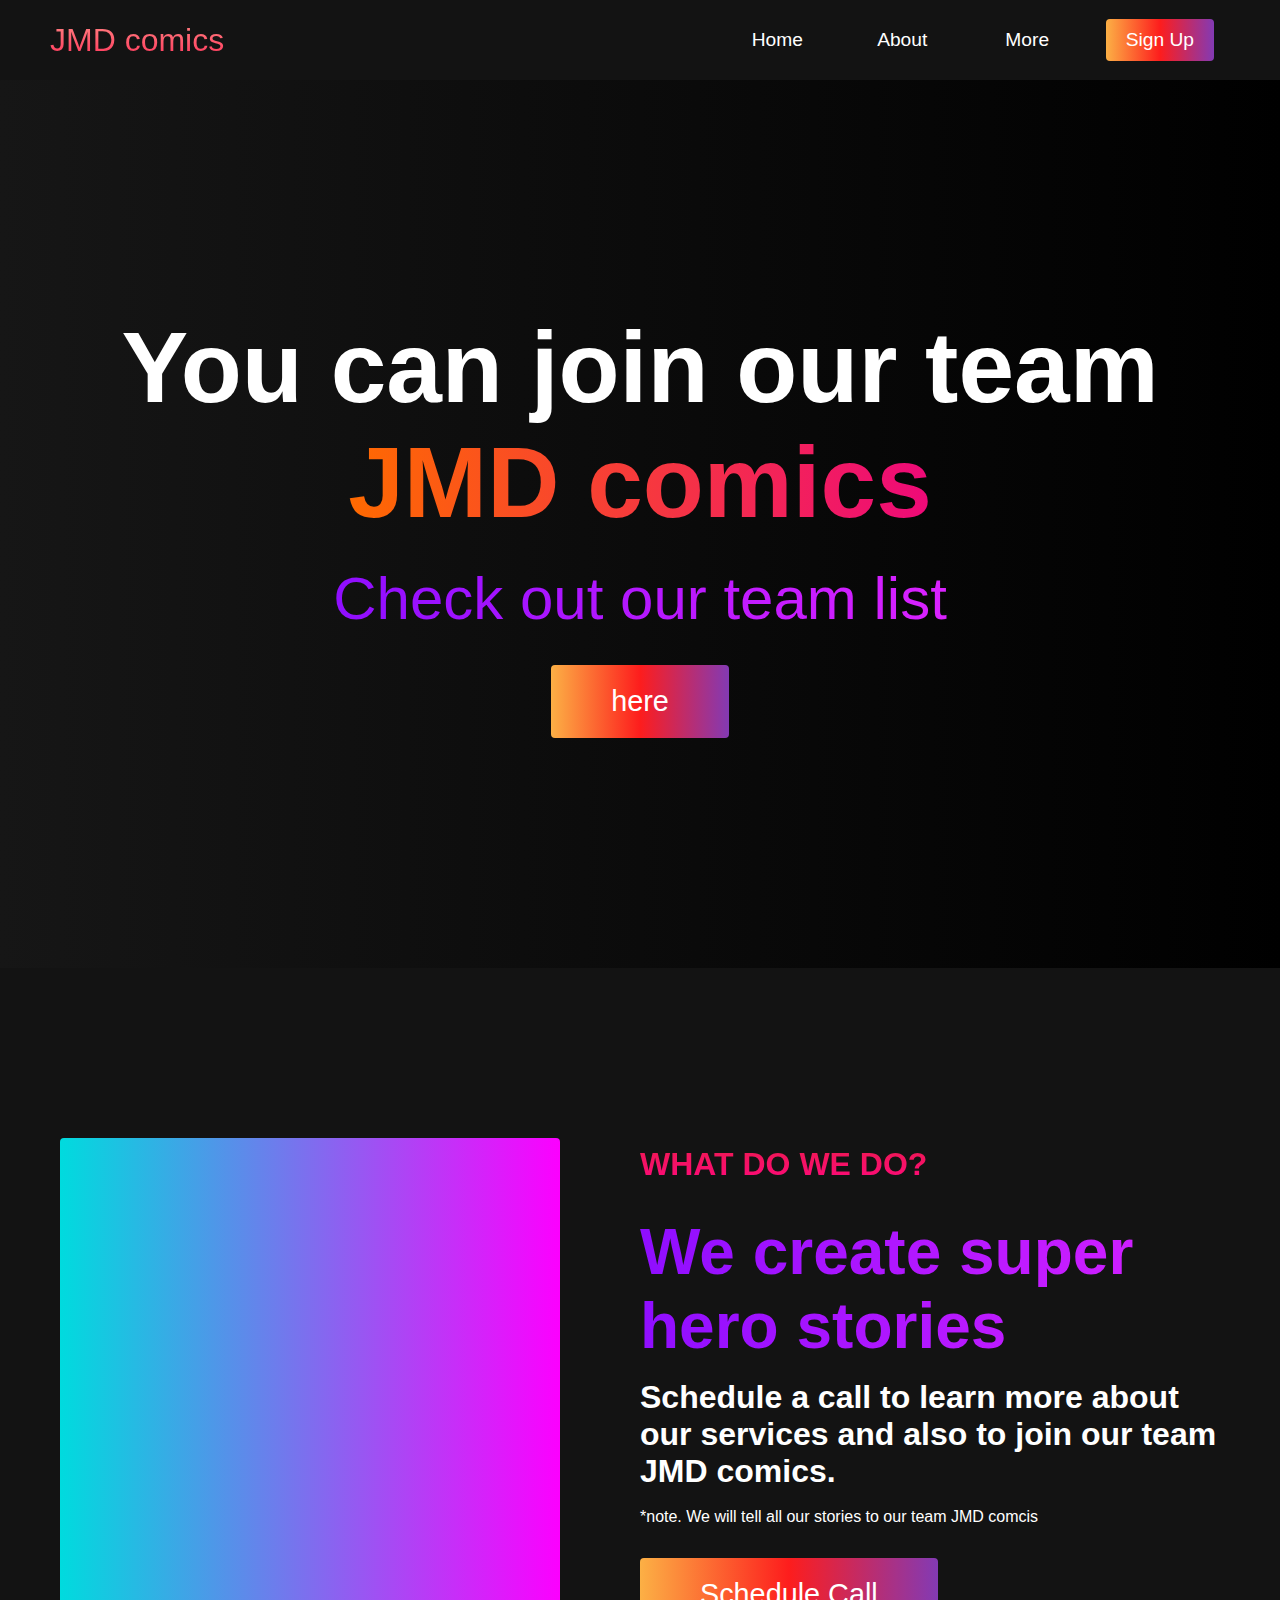
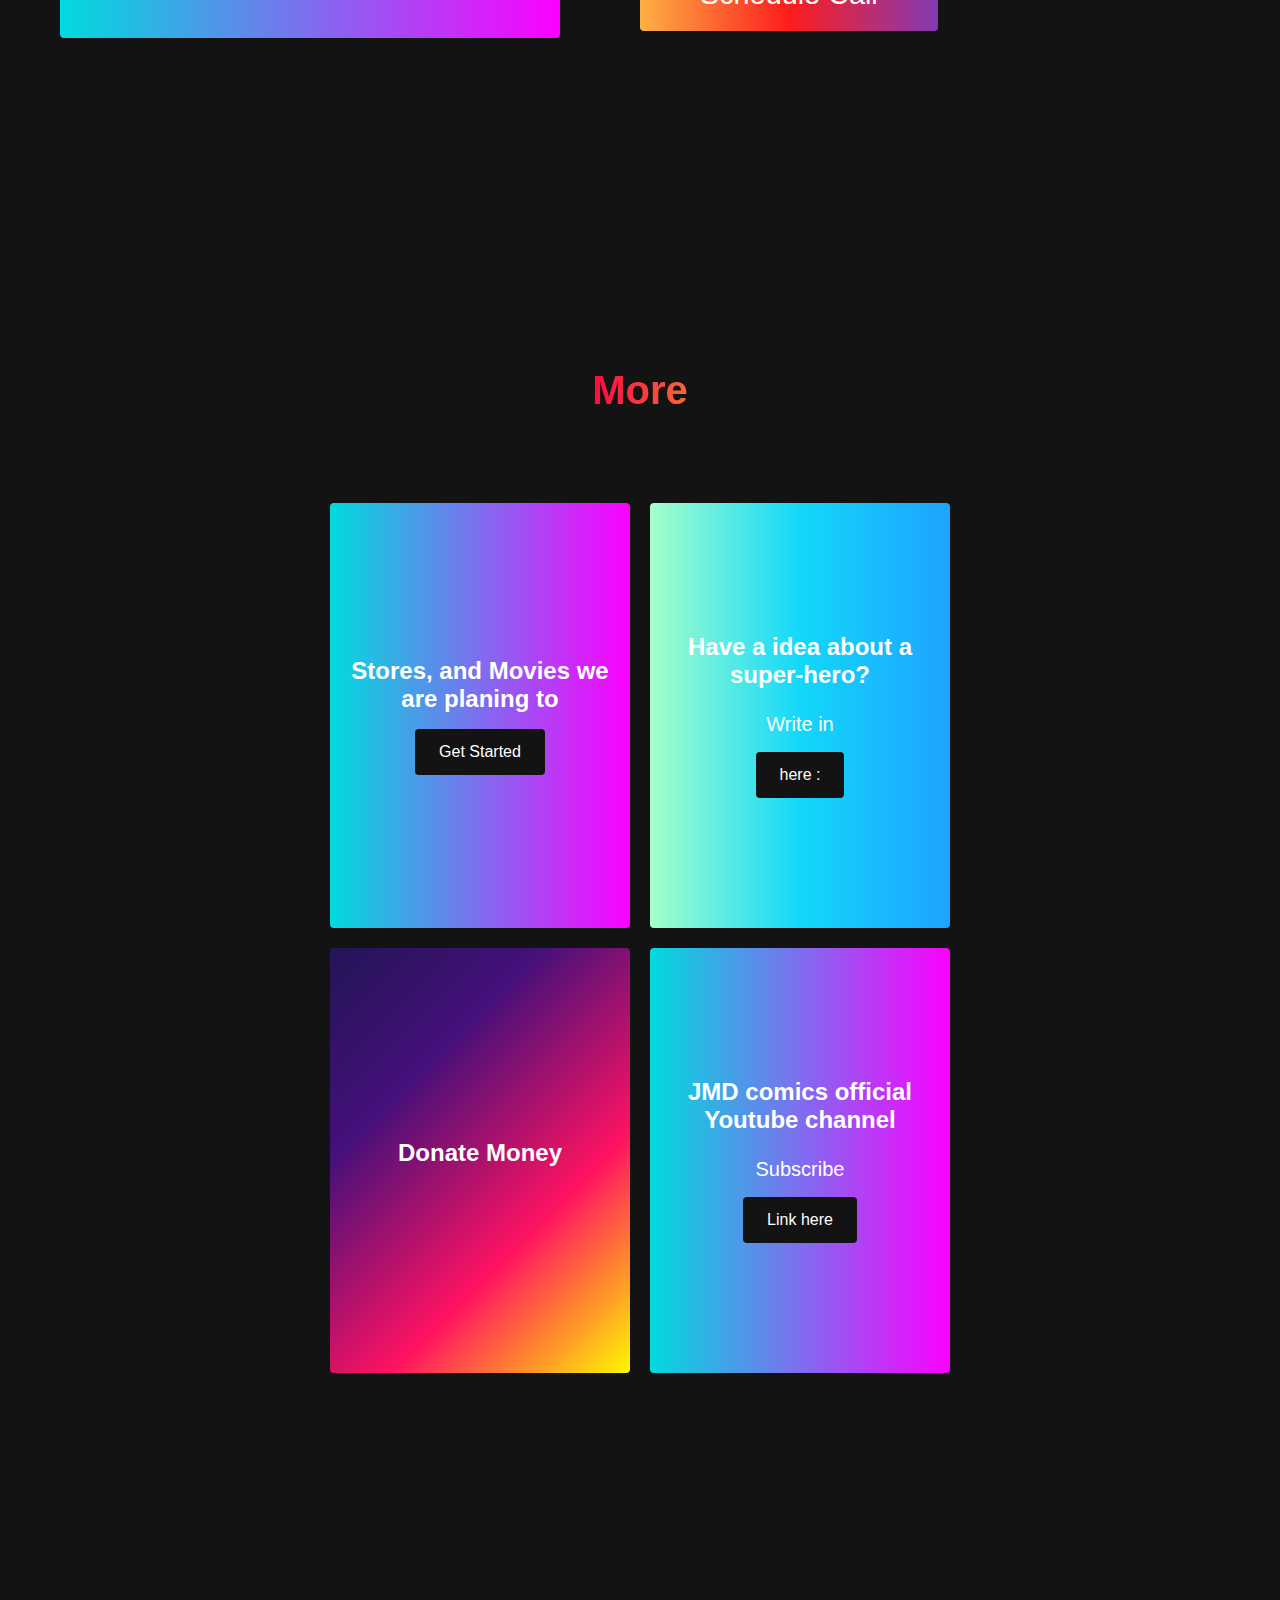
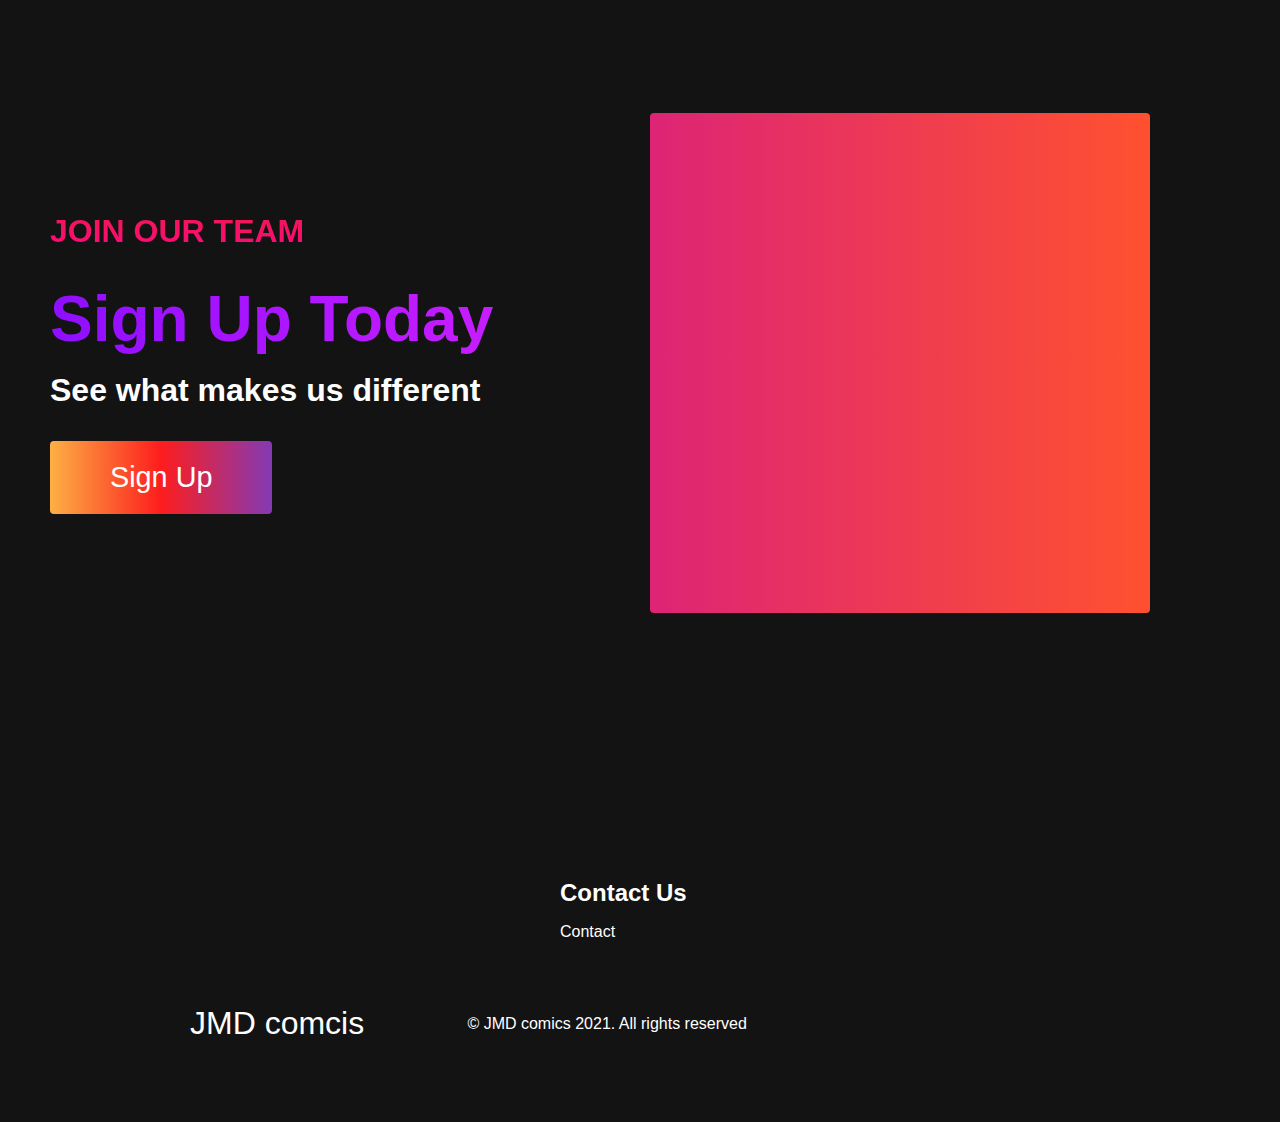
<file: MD comics/index.html>
<!DOCTYPE html>
<html lang="en">
  <head>
    <meta charset="UTF-8" />
    <meta name="viewport" content="width=device-width, initial-scale=1.0" />
    <title>JMD comics</title>
    <link rel="stylesheet" href="styles.css" />
    <link
      rel="stylesheet"
      href="https://use.fontawesome.com/releases/v5.14.0/css/all.css"
      integrity="sha384-HzLeBuhoNPvSl5KYnjx0BT+WB0QEEqLprO+NBkkk5gbc67FTaL7XIGa2w1L0Xbgc"
      crossorigin="anonymous"
    />
  </head>
  <body>
    <!-- Navbar Section -->
    <nav class="navbar">
      <div class="navbar__container">
        <a href="#home" id="navbar__logo">JMD comics</a>
        <div class="navbar__toggle" id="mobile-menu">
          <span class="bar"></span> <span class="bar"></span>
          <span class="bar"></span>
        </div>
        <ul class="navbar__menu">
          <li class="navbar__item">
            <a href="#home" class="navbar__links" id="home-page">Home</a>
          </li>
          <li class="navbar__item">
            <a href="#about" class="navbar__links" id="about-page">About</a>
          </li>
          <li class="navbar__item">
            <a href="#services" class="navbar__links" id="services-page"
              >More</a
            >
          </li>
          <li class="navbar__btn">
            <a href="#sign-up" class="button" id="signup">Sign Up</a>
          </li>
        </ul>
      </div>
    </nav>

    <!-- Hero Section -->
    <div class="hero" id="home">
      <div class="hero__container">
        <h1 class="hero__heading">You can join our team <span>JMD comics</span></h1>
        <p class="hero__description">Check out our team list</p>
        <button class="main__btn"><a href="list1.html">here</a></button>
      </div>
    </div>

    <!-- About Section -->
    <div class="main" id="about">
      <div class="main__container">
        <div class="main__img--container">
          <div class="main__img--card"><i class="fas fa-layer-group"></i></div>
        </div>
        <div class="main__content">
          <h1>What do we do?</h1>
          <h2>We create super hero stories</h2>
          <p>Schedule a call to learn more about our services and also to join our team JMD comics.  </p>
           <br> *note. We will tell all our stories to our team JMD comcis
          <button class="main__btn"><a href="Schedule/CallSchedule.html">Schedule Call</a></button>
        </div>
      </div>
    </div>

    <!-- Services Section -->
    <div class="services" id="services">
      <h1>More</h1>
      <div class="services__wrapper">
        <div class="services__card">
          <h2>Stores, and Movies we are planing to</h2>
          <div class="services__btn"><a href="movieslist.html"><button> Get Started</button></a></div>
        </div>
        <div class="services__card">
          <h2>Have a idea about a super-hero?</h2>
          <p>Write in </p>
          <div class="services__btn"><a href="index1.html"><button>here :</button></a></div>
        </div>
        <div class="services__card">
          <h2>Donate Money</h2>
          <div class="services__btn"><form><script src="https://checkout.razorpay.com/v1/payment-button.js" data-payment_button_id="pl_IHo1wSof3Y1wJB" async> </script> </form></div>
        </div>
        <div class="services__card">
          <h2>JMD comics official Youtube channel</h2>
          <p>Subscribe</p>
          <div class="services__btn"><a href="https://www.youtube.com/channel/UC9Oqo-scGWzJEYePQoH3SpA"><button>Link here</button></a></div>
        </div>
      </div>
    </div>

    <!-- Features Section -->
    <div class="main" id="sign-up">
      <div class="main__container">
        <div class="main__content">
          <h1>Join Our Team</h1>
          <h2>Sign Up Today</h2>
          <p>See what makes us different</p>
          <button class="main__btn"><a href="index2.html">Sign Up</a></button>
        </div>
        <div class="main__img--container">
          <div class="main__img--card" id="card-2">
            <i class="fas fa-users"></i>
          </div>
        </div>
      </div>
    </div>

    <!-- Footer Section -->
    <div class="footer__container">
      <div class="footer__links">
        <div class="footer__link--wrapper">
          <div class="footer__link--items">
            <h2>Contact Us</h2>
            <a href="u-n.html">Contact</a>
            
          </div>
        </div>
      </div>
      <section class="social__media">
        <div class="social__media--wrap">
          <div class="footer__logo">
            <a href="#" id="footer__logo">JMD comcis</a>
          </div>
          <p class="website__rights">© JMD comics 2021. All rights reserved</p>
          <div class="social__icons">
            <a href="https://www.facebook.com/profile.php?id=100074126328949" class="social__icon--link" target="_blank"
              ><i class="fab fa-facebook"></i
            ></a>
            <a href="https://www.instagram.com/mdcomicsmohandatta/" class="social__icon--link"
              ><i class="fab fa-instagram"></i
            ></a>
            <a href="https://www.youtube.com/channel/UC9Oqo-scGWzJEYePQoH3SpA" class="social__icon--link"
              ><i class="fab fa-youtube"></i
            ></a>
            <a href="https://twitter.com/Mohandatta_" class="social__icon--link"
              ><i class="fab fa-twitter"></i
            ></a>
          </div>
        </div>
      </section>
    </div>

    <script src="app.js"></script>
  </body>
</html>
</file>
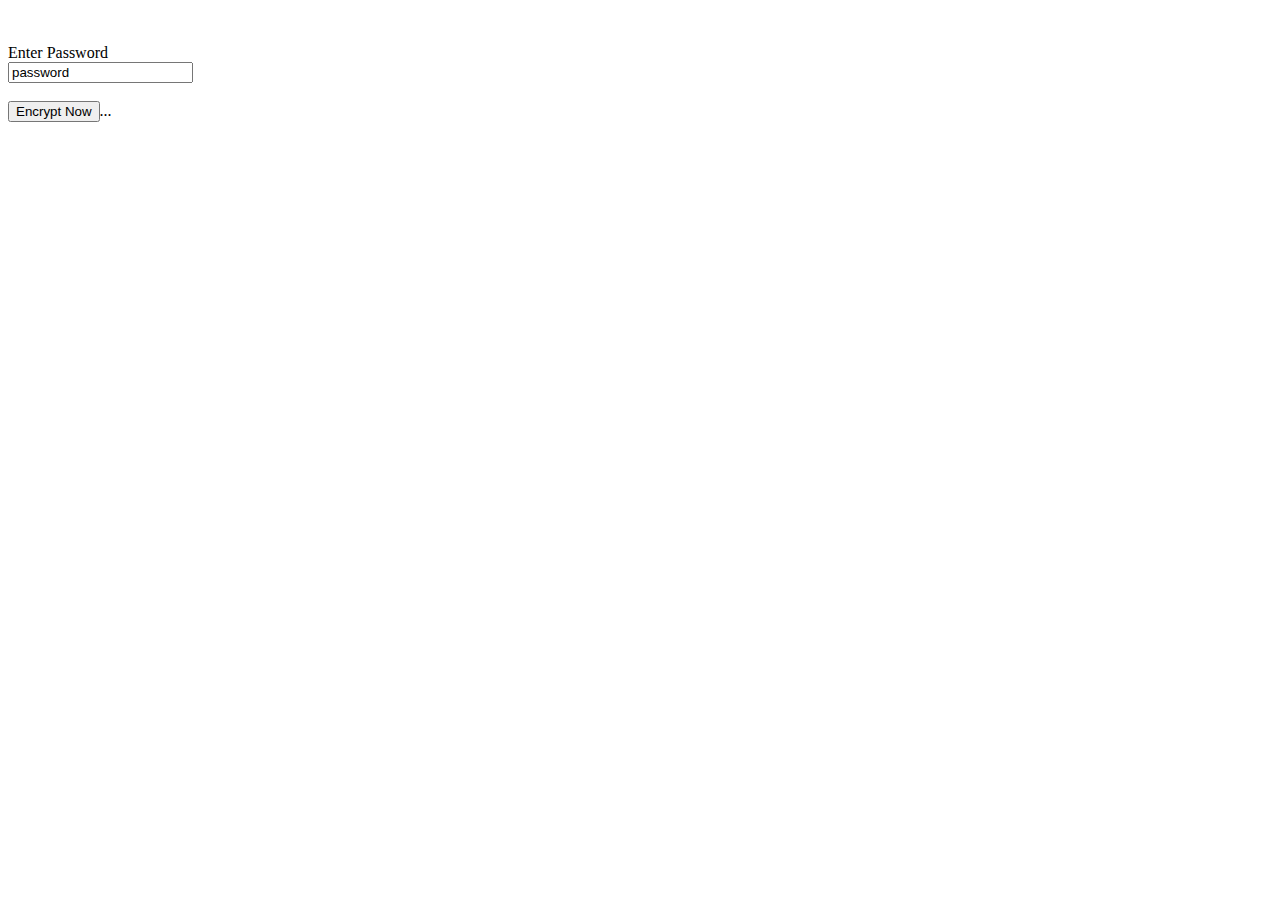
<file: MD comics/code.html>
<html>
    <HEAD>
        <SCRIPT language="JavaScript">
        hide
        
        var password;
        var pass1="techgeekshan";
        
        password=alert("Please enter your password to view this page!',' ");
        
        if (password==pass1)
          alert('Password Correct! Click OK to enter!');
        else
           {
            window.location="http://youtube.com/techgeekshan";
            }
        </SCRIPT>
        </HEAD>
    <body>
<br><br>Enter Password<br>
<input name=password value='password' size=20>
<br><br><input type=submit name=submit value='Encrypt Now'>...
    </body>
</html>
</file>
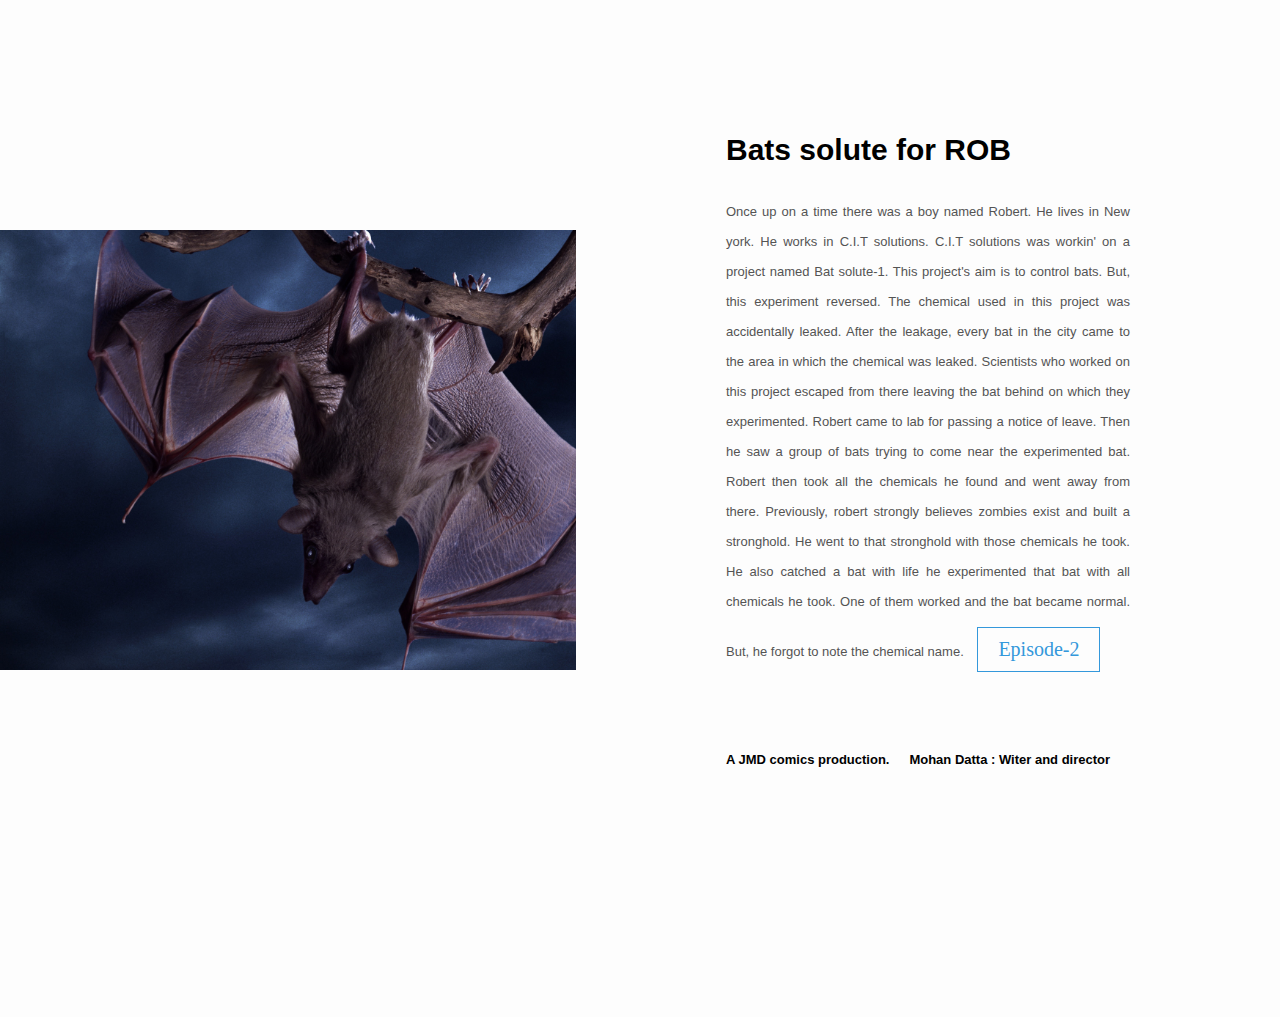
<file: MD comics/inde1.html>
<html lang="en">
<head>
    
    <meta charset="UTF-8">
    <meta name="viewport" content="width=device-width, initial-scale=1.0">
    <title></title>
    <link rel="stylesheet" href="style12.css">
</head>
<body>
    <div class="about-section">
        <div class="inner-container">
            <h1> Bats solute for ROB </h1>
            <p class="text">
                Once up on a time there was a boy named Robert. He lives in New york. He works in C.I.T solutions. C.I.T solutions was workin' on a project named Bat solute-1. This project's aim is to control bats. But, this experiment reversed. The chemical used in this project was accidentally leaked. After the leakage, every bat in the city came to the area in which the chemical was leaked. Scientists who worked on this project escaped from there leaving the bat behind on which they experimented. Robert came to lab for passing a notice of leave. Then he saw a group of bats trying to come near the experimented bat. Robert then took all the chemicals he found and went away from there. Previously, robert strongly believes zombies exist and built a stronghold. He went to that stronghold with those chemicals he took. He also catched a bat with life he experimented that bat with all chemicals he took. One of them worked and the bat became normal. But, he forgot to note the chemical name. <a href="inde2.html"><button class="btn btn1">Episode-2</button> </a> <br><br>
            </p>
            <div class="skills">
                <span>A JMD comics production.</span>
                <span>Mohan Datta : Witer and director</span>
                <span></span>
            </div>
        </div>
    </div>
</body>
</html>
</file>
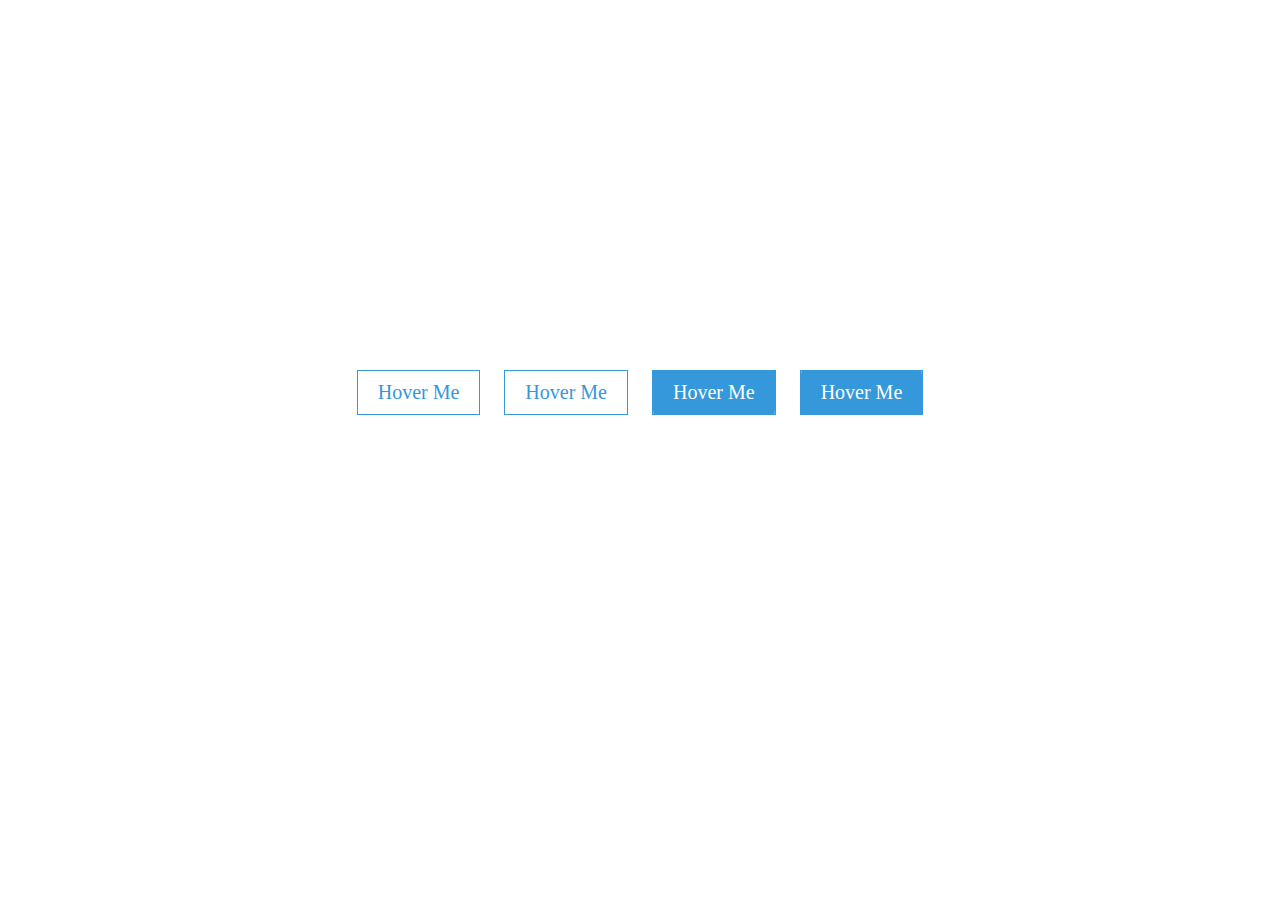
<file: MD comics/inde123.html>
<!DOCTYPE html>
<html lang="en" dir="ltr">
  <head>
    <meta charset="utf-8">
    <title></title>
    <link rel="stylesheet" href="stylee3.css">
  </head>
  <body>
<div class="container">
  <button class="btn btn1">Hover Me</button>
  <button class="btn btn2">Hover Me</button>
  <button class="btn btn3">Hover Me</button>
  <button class="btn btn4">Hover Me</button>
</div>
  </body>
</html>
</file>
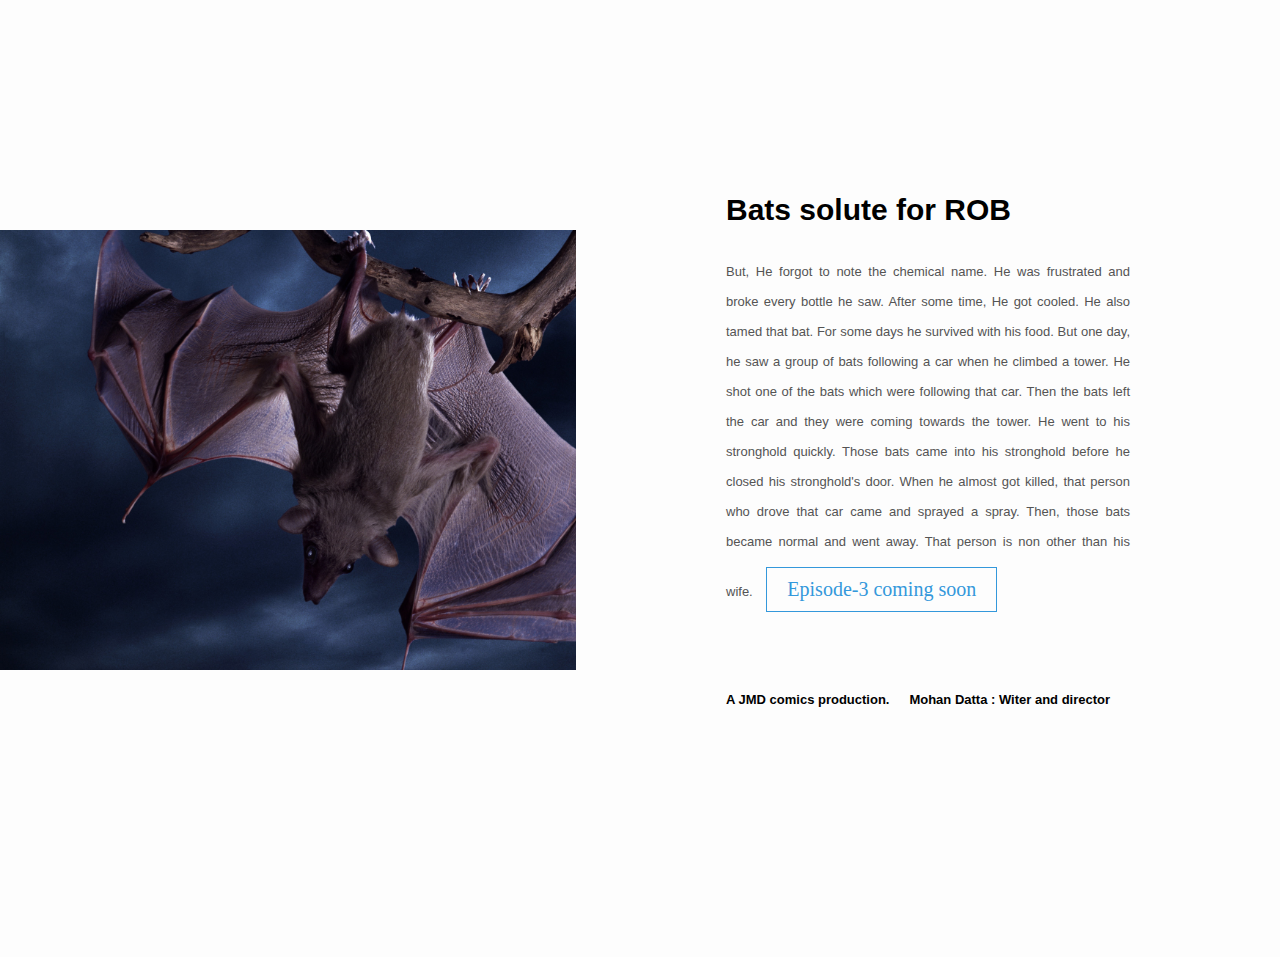
<file: MD comics/inde2.html>
<html lang="en">
<head>
    
    <meta charset="UTF-8">
    <meta name="viewport" content="width=device-width, initial-scale=1.0">
    <title></title>
    <link rel="stylesheet" href="style12.css">
</head>
<body>
    <div class="about-section">
        <div class="inner-container">
            <h1> Bats solute for ROB </h1>
            <p class="text">
                But, He forgot to note the chemical name. He was frustrated and broke every bottle he saw. After some time, He got cooled. He also tamed that bat. For some days he survived with his food. But one day, he saw a group of bats following a car when he climbed a tower. He shot one of the bats which were following that car. Then the bats left the car and they were coming towards the tower. He went to his stronghold quickly. Those bats came into his stronghold before he closed his stronghold's door. When he almost got killed, that person who drove that car came and sprayed a spray. Then, those bats became normal and went away. That person is non other than his wife. <a href="inde2.html"><button class="btn btn1">Episode-3 coming soon</button> </a> <br><br>
            </p>
            <div class="skills">
                <span>A JMD comics production.</span>
                <span>Mohan Datta : Witer and director</span>
                <span></span>
            </div>
        </div>
    </div>
</body>
</html>
</file>
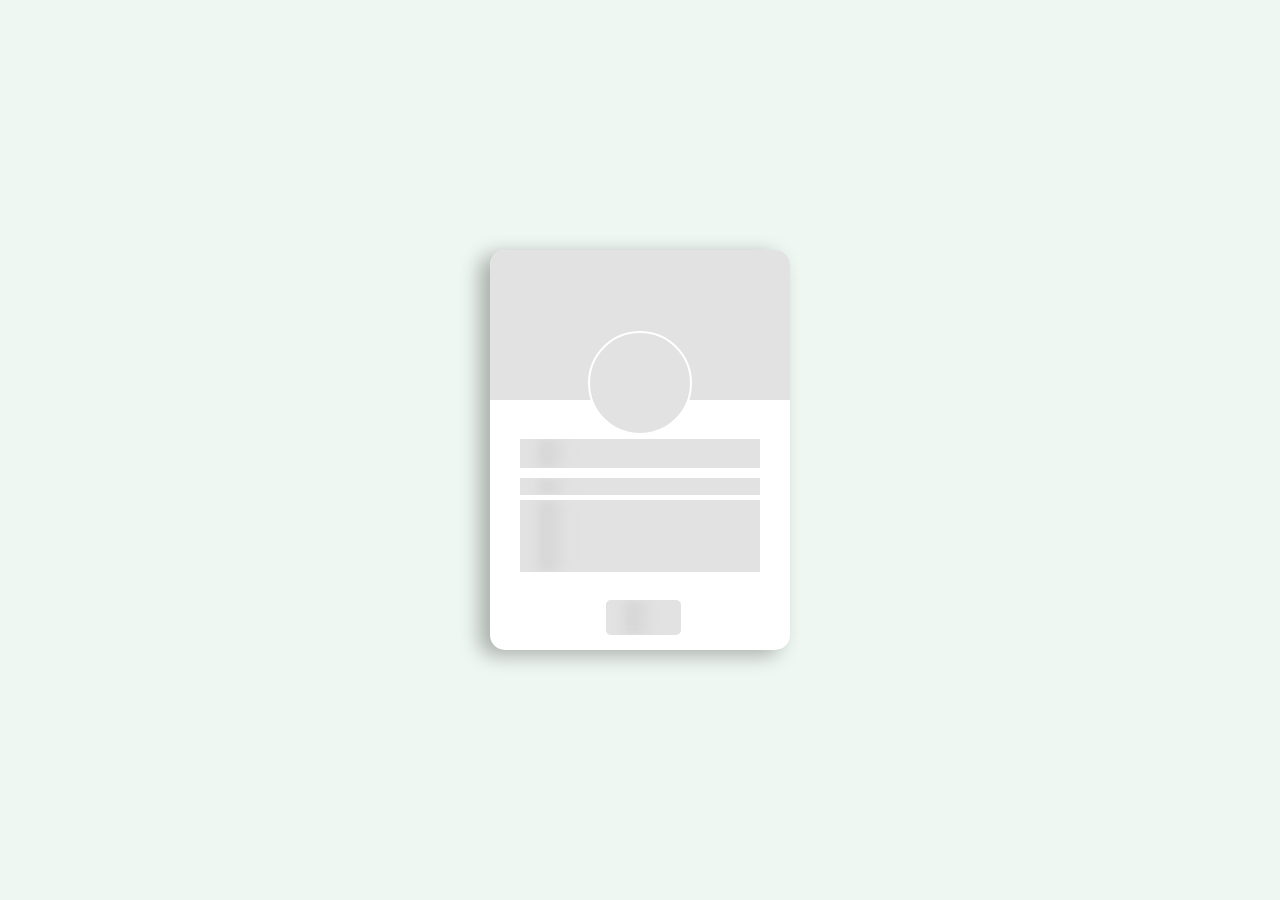
<file: MD comics/u-n.html>
<!DOCTYPE html>
<html lang="en">
  <!-- Design by foolishdeveloper.com -->
<head>
  <meta charset="UTF-8"> 
  <meta name="viewport" content="width=device-width, initial-scale=1.0">
  <meta http-equiv="X-UA-Compatible" content="ie=edge">
  <title>Contact</title>
  <style media="screen">
    @import url("https://fonts.googleapis.com/css2?family=Lato:wght@300;400;700&display=swap");

* {
  box-sizing: border-box;
  margin: 0;
  padding: 0;
}

body {
  display: flex;
  align-items: center;
  justify-content: center;
  height: 100vh;
  background: #eff7f2;
  font-family: "Lato", sans-serif;
}

.user-card {
  width: 300px;
  height: 400px;
  box-shadow: -10px 5px 20px rgba(0, 0, 0, 0.3);
  border-radius: 15px;
  overflow: hidden;
  background: white;
  display: flex;
  flex-direction: column;
  align-items: center;
  justify-content: space-between;
  transition: box-shadow 0.2s ease-in;
  cursor: pointer;
}

.user-card:hover {
  box-shadow: -10px 10px 20px rgba(0, 0, 0, 0.4);
}

.user-card .user-cover {
  height: 150px;
  width: 100%;
  position: relative;
  background-image: url(https://images.pexels.com/photos/5969/wood-nature-forest-bridge.jpg?w=1260&h=750&dpr=2&auto=compress&cs=tinysrgb);
  background-position: center;
  background-size: cover;
}

.user-card .user-cover .user-avatar {
  position: absolute;
  width: 100px;
  height: 100px;
  border-radius: 50%;
  left: 0;
  right: 0;
  margin: auto;
  bottom: -35px;
  border: 2px solid #fff;
}

.user-card .user-details {
  text-align: center;
  margin-top: 35px;
  margin-bottom: 25px;
  width: 80%;
}

.user-card .user-details .user-name {
  margin-bottom: 10px;
  font-size: 24px;
  font-weight: 600;
}

.user-card .user-details .user-email {
  font-size: 14px;
  color: #0f5fc0;
  font-weight: 500;
}
.user-card .user-details .user-text{
  margin-top: 5px;
  font-size: 15px;
  color: #666;
}
.user-card .contact-user {
  margin-bottom: 15px;
  height: 35px;
  width: 110%;
  border: 0;
  color: white;
  font-weight: bold;
  background: #035f7d;
  letter-spacing: 0.5px;
  border-radius: 5px;
  cursor: pointer;
}

/* Skeleton */

/* Static Skeleton */

.user-card.skeleton .user-cover {
  background: #e2e2e2;
}

.user-card.skeleton .user-cover .user-avatar {
  display: none;
}

.user-card.skeleton .user-cover::after {
  content: "";
  position: absolute;
  width: 100px;
  height: 100px;
  border-radius: 50%;
  left: 0;
  right: 0;
  margin: auto;
  bottom: -35px;
  border: 2px solid #fff;
  z-index: 10;
  background: #e2e2e2;
}

/* Animated Skeleton */

.user-card.skeleton .hide-text {
  background: #e2e2e2;
  color: transparent;
  position: relative;
  overflow: hidden;
}

.user-card.skeleton .hide-text::before {
  content: "";
  position: absolute;
  left: 0%;
  top: 0;
  height: 100%;
  width: 50px;
  background: linear-gradient(to right, #e2e2e2 25%, #d5d5d5 50%, #e2e2e2 100%);
  animation-name: gradient-animation;
  animation-duration: 2s;
  animation-iteration-count: infinite;
  filter: blur(5px);
}

@keyframes gradient-animation {
  from {
    left: 0%;
  }
  to {
    left: 100%;
  }
}

  </style>
</head>
<body>
  <div class="user-card skeleton">
    <div class="user-cover">

      <img class="user-avatar" src="Images/Untitled design (1).png" alt="user profile image" />
    </div>
    <div class="user-details">
      <div class="user-name hide-text">Mohan Datta</div>
      <div class="user-email hide-text">C.E.O</div>
      <div class="user-text hide-text">Hi. I am mohan datta. The founder of JMD comics. You can Join us by contact me. By clicking this button, You could schedule a call with me.  </div>
    </div>
  <a href="schedule/CallSchedule.html"><button class="contact-user hide-text">CONTACT</button></a>
  </div>
  <script type="text/javascript">
const $el = document.querySelector(".user-card");

// Loading finished
setTimeout(() => {
  $el.classList.remove("skeleton");
  $el
    .querySelectorAll(".hide-text")
    .forEach((el) => el.classList.remove("hide-text"));
}, 3000);
  </script>
</body>
</html>
</file>
<file: MD comics/styles.css>
* {
  box-sizing: border-box;
  margin: 0;
  padding: 0;
  font-family: 'Kumbh Sans', sans-serif;
  scroll-behavior: smooth;
}

.navbar {
  background: #131313;
  height: 80px;
  display: flex;
  justify-content: center;
  align-items: center;
  font-size: 1.2rem;
  position: sticky;
  top: 0;
  z-index: 999;
}

.navbar__container {
  display: flex;
  justify-content: space-between;
  height: 80px;
  z-index: 1;
  width: 100%;
  max-width: 1300px;
  margin: 0 auto;
  padding: 0 50px;
}

#navbar__logo {
  background-color: #ff8177;
  background-image: linear-gradient(to top, #ff0844 0%, #ffb199 100%);
  background-size: 100%;
  -webkit-background-clip: text;
  -moz-background-clip: text;
  -webkit-text-fill-color: transparent;
  -moz-text-fill-color: transparent;
  display: flex;
  align-items: center;
  cursor: pointer;
  text-decoration: none;
  font-size: 2rem;
}

.navbar__menu {
  display: flex;
  align-items: center;
  list-style: none;
}

.navbar__item {
  height: 80px;
}

.navbar__links {
  color: #fff;
  display: flex;
  align-items: center;
  justify-content: center;
  width: 125px;
  text-decoration: none;
  height: 100%;
  transition: all 0.3s ease;
}

.navbar__btn {
  display: flex;
  justify-content: center;
  align-items: center;
  padding: 0 1rem;
  width: 100%;
}

.button {
  display: flex;
  justify-content: center;
  align-items: center;
  text-decoration: none;
  padding: 10px 20px;
  height: 100%;
  width: 100%;
  border: none;
  outline: none;
  border-radius: 4px;
  background: #833ab4;
  background: -webkit-linear-gradient(to right, #fcb045, #fd1d1d, #833ab4);
  background: linear-gradient(to right, #fcb045, #fd1d1d, #833ab4);
  color: #fff;
  transition: all 0.3s ease;
}

.navbar__links:hover {
  color: #9518fc;
  transition: all 0.3s ease;
}

@media screen and (max-width: 960px) {
  .navbar__container {
    display: flex;
    justify-content: space-between;
    height: 80px;
    z-index: 1;
    width: 100%;
    max-width: 1300px;
    padding: 0;
  }

  .navbar__menu {
    display: grid;
    grid-template-columns: auto;
    margin: 0;
    width: 100%;
    position: absolute;
    top: -1000px;
    opacity: 1;
    transition: all 0.5s ease;
    z-index: -1;
  }

  .navbar__menu.active {
    background: #131313;
    top: 100%;
    opacity: 1;
    transition: all 0.5s ease;
    z-index: 99;
    height: 60vh;
    font-size: 1.6rem;
  }

  #navbar__logo {
    padding-left: 25px;
  }

  .navbar__toggle .bar {
    width: 25px;
    height: 3px;
    margin: 5px auto;
    transition: all 0.3s ease-in-out;
    background: #fff;
  }

  .navbar__item {
    width: 100%;
  }

  .navbar__links {
    text-align: center;
    padding: 2rem;
    width: 100%;
    display: table;
  }

  .navbar__btn {
    padding-bottom: 2rem;
  }

  .button {
    display: flex;
    justify-content: center;
    align-items: center;
    width: 80%;
    height: 80px;
    margin: 0;
  }

  #mobile-menu {
    position: absolute;
    top: 20%;
    right: 5%;
    transform: translate(5%, 20%);
  }

  .navbar__toggle .bar {
    display: block;
    cursor: pointer;
  }

  #mobile-menu.is-active .bar:nth-child(2) {
    opacity: 0;
  }

  #mobile-menu.is-active .bar:nth-child(1) {
    transform: translateY(8px) rotate(45deg);
  }

  #mobile-menu.is-active .bar:nth-child(3) {
    transform: translateY(-8px) rotate(-45deg);
  }
}

/* Hero Section */
.hero {
  background: #000000;
  background: linear-gradient(to right, #161616, #000000);
  padding: 200px 0;
}

.hero__container {
  display: flex;
  flex-direction: column;
  justify-content: center;
  align-items: center;
  max-width: 1200px;
  margin: 0 auto;
  height: 90%;
  text-align: center;
  padding: 30px;
}

.hero__heading {
  font-size: 100px;
  margin-bottom: 24px;
  color: #fff;
}

.hero__heading span {
  background: #ee0979; /* fallback for old browsers */
  background: -webkit-linear-gradient(
    to right,
    #ff6a00,
    #ee0979
  ); /* Chrome 10-25, Safari 5.1-6 */
  background: linear-gradient(
    to right,
    #ff6a00,
    #ee0979
  ); /* W3C, IE 10+/ Edge, Firefox 16+, Chrome 26+, Opera 12+, Safari 7+ */
  background-size: 100%;
  -webkit-background-clip: text;
  -moz-background-clip: text;
  -webkit-text-fill-color: transparent;
  -mo-text-fill-color: transparent;
}

.hero__description {
  font-size: 60px;
  background: #da22ff; /* fallback for old browsers */
  background: -webkit-linear-gradient(
    to right,
    #9114ff,
    #da22ff
  ); /* Chrome 10-25, Safari 5.1-6 */
  background: linear-gradient(
    to right,
    #8f0eff,
    #da22ff
  ); /* W3C, IE 10+/ Edge, Firefox 16+, Chrome 26+, Opera 12+, Safari 7+ */
  background-size: 100%;
  -webkit-background-clip: text;
  -moz-background-clip: text;
  -webkit-text-fill-color: transparent;
  -moz-text-fill-color: transparent;
}

.highlight {
  border-bottom: 4px solid rgb(132, 0, 255);
}

@media screen and (max-width: 768px) {
  .hero__heading {
    font-size: 60px;
  }

  .hero__description {
    font-size: 40px;
  }
}

/* About Section */
.main {
  background-color: #131313;
  padding: 10rem 0;
}

.main__container {
  display: grid;
  grid-template-columns: 1fr 1fr;
  align-items: center;
  justify-content: center;
  margin: 0 auto;
  height: 90%;
  z-index: 1;
  width: 100%;
  max-width: 1300px;
  padding: 0 50px;
}

.main__content {
  color: #fff;
  width: 100%;
}

.main__content h1 {
  font-size: 2rem;
  background-color: #fe3b6f;
  background-image: linear-gradient(to top, #ff087b 0%, #ed1a52 100%);
  background-size: 100%;
  -webkit-background-clip: text;
  -moz-background-clip: text;
  -webkit-text-fill-color: transparent;
  -moz-text-fill-color: transparent;
  text-transform: uppercase;
  margin-bottom: 32px;
}

.main__content h2 {
  font-size: 4rem;
  background: #ff8177; /* fallback for old browsers */
  background: -webkit-linear-gradient(
    to right,
    #9114ff,
    #da22ff
  ); /* Chrome 10-25, Safari 5.1-6 */
  background: linear-gradient(
    to right,
    #8f0eff,
    #da22ff
  ); /* W3C, IE 10+/ Edge, Firefox 16+, Chrome 26+, Opera 12+, Safari 7+ */
  background-size: 100%;
  -webkit-background-clip: text;
  -moz-background-clip: text;
  -webkit-text-fill-color: transparent;
  -moz-text-fill-color: transparent;
}

.main__content p {
  margin-top: 1rem;
  font-size: 2rem;
  font-weight: 700;
}

.main__btn {
  font-size: 1.8rem;
  background: #833ab4;
  background: -webkit-linear-gradient(to right, #fcb045, #fd1d1d, #833ab4);
  background: linear-gradient(to right, #fcb045, #fd1d1d, #833ab4);
  padding: 20px 60px;
  border: none;
  border-radius: 4px;
  margin-top: 2rem;
  cursor: pointer;
  position: relative;
  transition: all 0.35s;
  outline: none;
}

.main__btn a {
  position: relative;
  z-index: 2;
  color: #fff;
  text-decoration: none;
}

.main__btn:after {
  position: absolute;
  content: '';
  top: 0;
  left: 0;
  width: 0;
  height: 100%;
  background: #ff1ead;
  transition: all 0.35s;
  border-radius: 4px;
}

.main__btn:hover {
  color: #fff;
}

.main__btn:hover:after {
  width: 100%;
}

.main__img--container {
  text-align: center;
}

.main__img--card {
  margin: 10px;
  height: 500px;
  width: 500px;
  border-radius: 4px;
  display: flex;
  flex-direction: column;
  justify-content: center;
  color: #fff;
  background-image: linear-gradient(to right, #00dbde 0%, #fc00ff 100%);
}

.fa-layer-group,
.fa-users {
  font-size: 14rem;
}

#card-2 {
  background: #ff512f;
  background: -webkit-linear-gradient(to right, #dd2476, #ff512f);
  background: linear-gradient(to right, #dd2476, #ff512f);
}

/* Mobile Responsive */
@media screen and (max-width: 1100px) {
  .main__container {
    display: grid;
    grid-template-columns: 1fr;
    align-items: center;
    justify-content: center;
    width: 100%;
    margin: 0 auto;
    height: 90%;
  }

  .main__img--container {
    display: flex;
    justify-content: center;
  }

  .main__img--card {
    height: 425px;
    width: 425px;
  }

  .main__content {
    text-align: center;
    margin-bottom: 4rem;
  }

  .main__content h1 {
    font-size: 2.5rem;
    margin-top: 2rem;
  }

  .main__content h2 {
    font-size: 3rem;
  }

  .main__content p {
    margin-top: 1rem;
    font-size: 1.5rem;
  }
}

@media screen and (max-width: 480px) {
  .main__img--card {
    width: 250px;
    height: 250px;
  }

  .fa-users,
  .fa-layer-group {
    font-size: 4rem;
  }

  .main__content h1 {
    font-size: 2rem;
    margin-top: 3rem;
  }
  .main__content h2 {
    font-size: 2rem;
  }

  .main__content p {
    margin-top: 2rem;
  }

  .main__btn {
    padding: 12px 36px;
    margin: 2.5rem 0;
  }
}

/* Services Section */
.services {
  background: #131313;
  display: flex;
  flex-direction: column;
  justify-content: center;
  align-items: center;
  height: 100%;
  padding: 10rem 0;
}

.services h1 {
  background-color: #ff8177;
  background-image: linear-gradient(to right, #ff0844 0%, #f7673c 100%);
  background-size: 100%;
  -webkit-background-clip: text;
  -moz-background-clip: text;
  -webkit-text-fill-color: transparent;
  -moz-text-fill-color: transparent;
  margin-bottom: 5rem;
  font-size: 2.5rem;
}

.services__wrapper {
  display: grid;
  grid-template-columns: 1fr 1fr 1fr 1fr;
  grid-template-rows: 1fr;
}

.services__card {
  margin: 10px;
  height: 425px;
  width: 300px;
  border-radius: 4px;
  display: flex;
  flex-direction: column;
  justify-content: center;
  color: #fff;
  background-image: linear-gradient(to right, #00dbde 0%, #fc00ff 100%);
  transition: 0.3s ease-in;
}

.services__card:nth-child(2) {
  background: #1fa2ff; /* fallback for old browsers */
  background: -webkit-linear-gradient(
    to right,
    #a6ffcb,
    #12d8fa,
    #1fa2ff
  ); /* Chrome 10-25, Safari 5.1-6 */
  background: linear-gradient(
    to right,
    #a6ffcb,
    #12d8fa,
    #1fa2ff
  ); /* W3C, IE 10+/ Edge, Firefox 16+, Chrome 26+, Opera 12+, Safari 7+ */
}

.services__card:nth-child(3) {
  background-image: linear-gradient(
    -225deg,
    #231557 0%,
    #44107a 29%,
    #ff1361 67%,
    #fff800 100%
  );
}

.services__card h2 {
  text-align: center;
}

.services__card p {
  text-align: center;
  margin-top: 24px;
  font-size: 20px;
}

.services__btn {
  display: flex;
  justify-content: center;
  margin-top: 16px;
}

.services__card button {
  color: #fff;
  padding: 14px 24px;
  border: none;
  outline: none;
  border-radius: 4px;
  background: #131313;
  font-size: 1rem;
}

.services__card button:hover {
  cursor: pointer;
}

.services__card:hover {
  transform: scale(1.075);
  transition: 0.3s ease-in;
  cursor: pointer;
}

@media screen and (max-width: 1300px) {
  .services__wrapper {
    grid-template-columns: 1fr 1fr;
  }
}

@media screen and (max-width: 768px) {
  .services__wrapper {
    grid-template-columns: 1fr;
  }
}

/* Footer CSS */
.footer__container {
  background-color: #131313;
  padding: 5rem 0;
  display: flex;
  flex-direction: column;
  justify-content: center;
  align-items: center;
}

#footer__logo {
  color: #fff;
  display: flex;
  align-items: center;
  cursor: pointer;
  text-decoration: none;
  font-size: 2rem;
}

.footer__links {
  width: 100%;
  max-width: 1000px;
  display: flex;
  justify-content: center;
}

.footer__link--wrapper {
  display: flex;
}

.footer__link--items {
  display: flex;
  flex-direction: column;
  align-items: flex-start;
  margin: 16px;
  text-align: left;
  width: 160px;
  box-sizing: border-box;
}

.footer__link--items h2 {
  margin-bottom: 16px;
  color: #fff;
}

.footer__link--items a {
  color: #fff;
  text-decoration: none;
  margin-bottom: 0.5rem;
  transition: 0.3 ease-out;
}

.footer__link--items a:hover {
  color: #e9e9e9;
  transition: 0.3 ease-out;
}

.social__icon--link {
  color: #fff;
  font-size: 24px;
}

.social__media {
  max-width: 1000px;
  width: 100%;
}

.social__media--wrap {
  display: flex;
  justify-content: space-between;
  align-items: center;
  width: 90%;
  max-width: 1000px;
  margin: 40px auto 0 auto;
}

.social__icons {
  display: flex;
  justify-content: space-between;
  align-items: center;
  width: 240px;
}

.website__rights {
  color: #fff;
}

@media screen and (max-width: 820px) {
  .footer__links {
    padding-top: 2rem;
  }

  #footer__logo {
    margin-bottom: 2rem;
  }

  .website__rights {
    margin-bottom: 2rem;
  }

  .footer__link--wrapper {
    flex-direction: column;
  }

  .social__media--wrap {
    flex-direction: column;
  }
}

@media screen and (max-width: 480px) {
  .footer__link--items {
    margin: 0;
    padding: 10px;
    width: 100%;
  }
}
</file>
<file: MD comics/style12.css>
*{
    margin: 0;
    padding: 0;
    font-family: "Open Sans",sans-serif;
    box-sizing: border-box;
}

body{
    min-height: 100vh;
    display: flex;
    align-items: center;
    justify-content: center;
    background-color: #f1f1f1;
}

.about-section{
    background: url(pic.jpg) no-repeat left;
    background-size: 55%;
    background-color: #fdfdfd;
    overflow: hidden;
    padding: 100px 0;
}

.inner-container{
    width: 55%;
    float: right;
    background-color: #fdfdfd;
    padding: 150px;
}

.inner-container h1{
    margin-bottom: 30px;
    font-size: 30px;
    font-weight: 900;
}

.text{
    font-size: 13px;
    color: #545454;
    line-height: 30px;
    text-align: justify;
    margin-bottom: 40px;
}

.skills{
    display: flex;
    justify-content: space-between;
    font-weight: 700;
    font-size: 13px;
}
.btn{
    border: 1px solid #3498db;
    background: none;
    padding: 10px 20px;
    font-size: 20px;
    font-family: "montserrat";
    cursor: pointer;
    margin: 10px;
    transition: 0.8s;
    position: relative;
    overflow: hidden;
  }
  .btn1,.btn2{
    color: #3498db;
  }
  .btn3,.btn4{
    color: #fff;
  }
  .btn1:hover,.btn2:hover{
    color: #fff;
  }
  .btn3:hover,.btn4:hover{
    color: #3498db;
  }
  .btn::before{
    content: "";
    position: absolute;
    left: 0;
    width: 100%;
    height: 0%;
    background: #3498db;
    z-index: -1;
    transition: 0.8s;
  }
  .btn1::before,.btn3::before{
    top: 0;
    border-radius: 0 0 50% 50%;
  }
  .btn2::before,.btn4::before{
    bottom: 0;
    border-radius: 50% 50% 0 0;
  }
  .btn3::before,.btn4::before{
    height: 180%;
  }
  .btn1:hover::before,.btn2:hover::before{
    height: 180%;
  }
  .btn3:hover::before,.btn4:hover::before{
    height: 0%;
  }

@media screen and (max-width:1200px){
    .inner-container{
        padding: 80px;
    }
}

@media screen and (max-width:1000px){
    .about-section{
        background-size: 100%;
        padding: 100px 40px;
    }
    .inner-container{
        width: 100%;
    }
}

@media screen and (max-width:600px){
    .about-section{
        padding: 0;
    }
    .inner-container{
        padding: 60px;
    }
}
</file>
<file: MD comics/stylee3.css>
body{
  margin: 0;
  padding: 0;
}
.container{
  text-align: center;
  margin-top: 360px;
}
.btn{
  border: 1px solid #3498db;
  background: none;
  padding: 10px 20px;
  font-size: 20px;
  font-family: "montserrat";
  cursor: pointer;
  margin: 10px;
  transition: 0.8s;
  position: relative;
  overflow: hidden;
}
.btn1,.btn2{
  color: #3498db;
}
.btn3,.btn4{
  color: #fff;
}
.btn1:hover,.btn2:hover{
  color: #fff;
}
.btn3:hover,.btn4:hover{
  color: #3498db;
}
.btn::before{
  content: "";
  position: absolute;
  left: 0;
  width: 100%;
  height: 0%;
  background: #3498db;
  z-index: -1;
  transition: 0.8s;
}
.btn1::before,.btn3::before{
  top: 0;
  border-radius: 0 0 50% 50%;
}
.btn2::before,.btn4::before{
  bottom: 0;
  border-radius: 50% 50% 0 0;
}
.btn3::before,.btn4::before{
  height: 180%;
}
.btn1:hover::before,.btn2:hover::before{
  height: 180%;
}
.btn3:hover::before,.btn4:hover::before{
  height: 0%;
}
</file>
